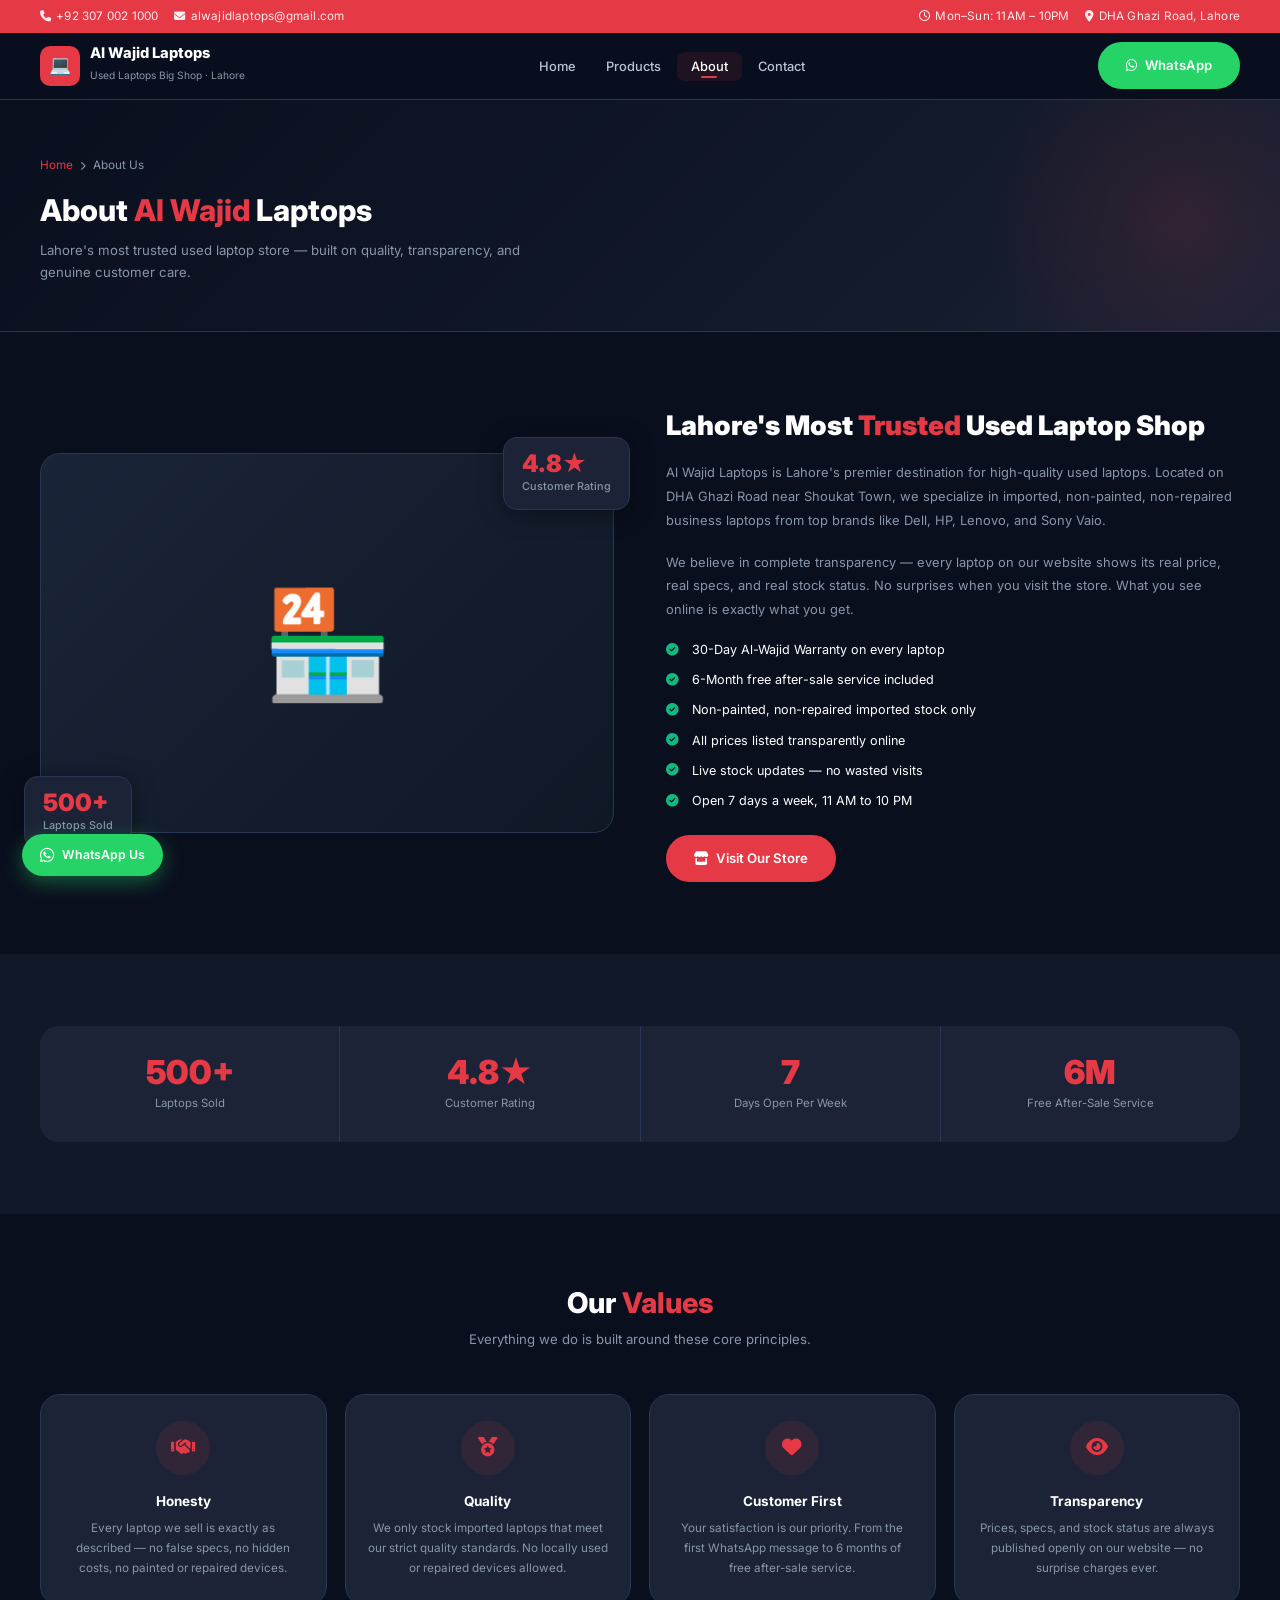
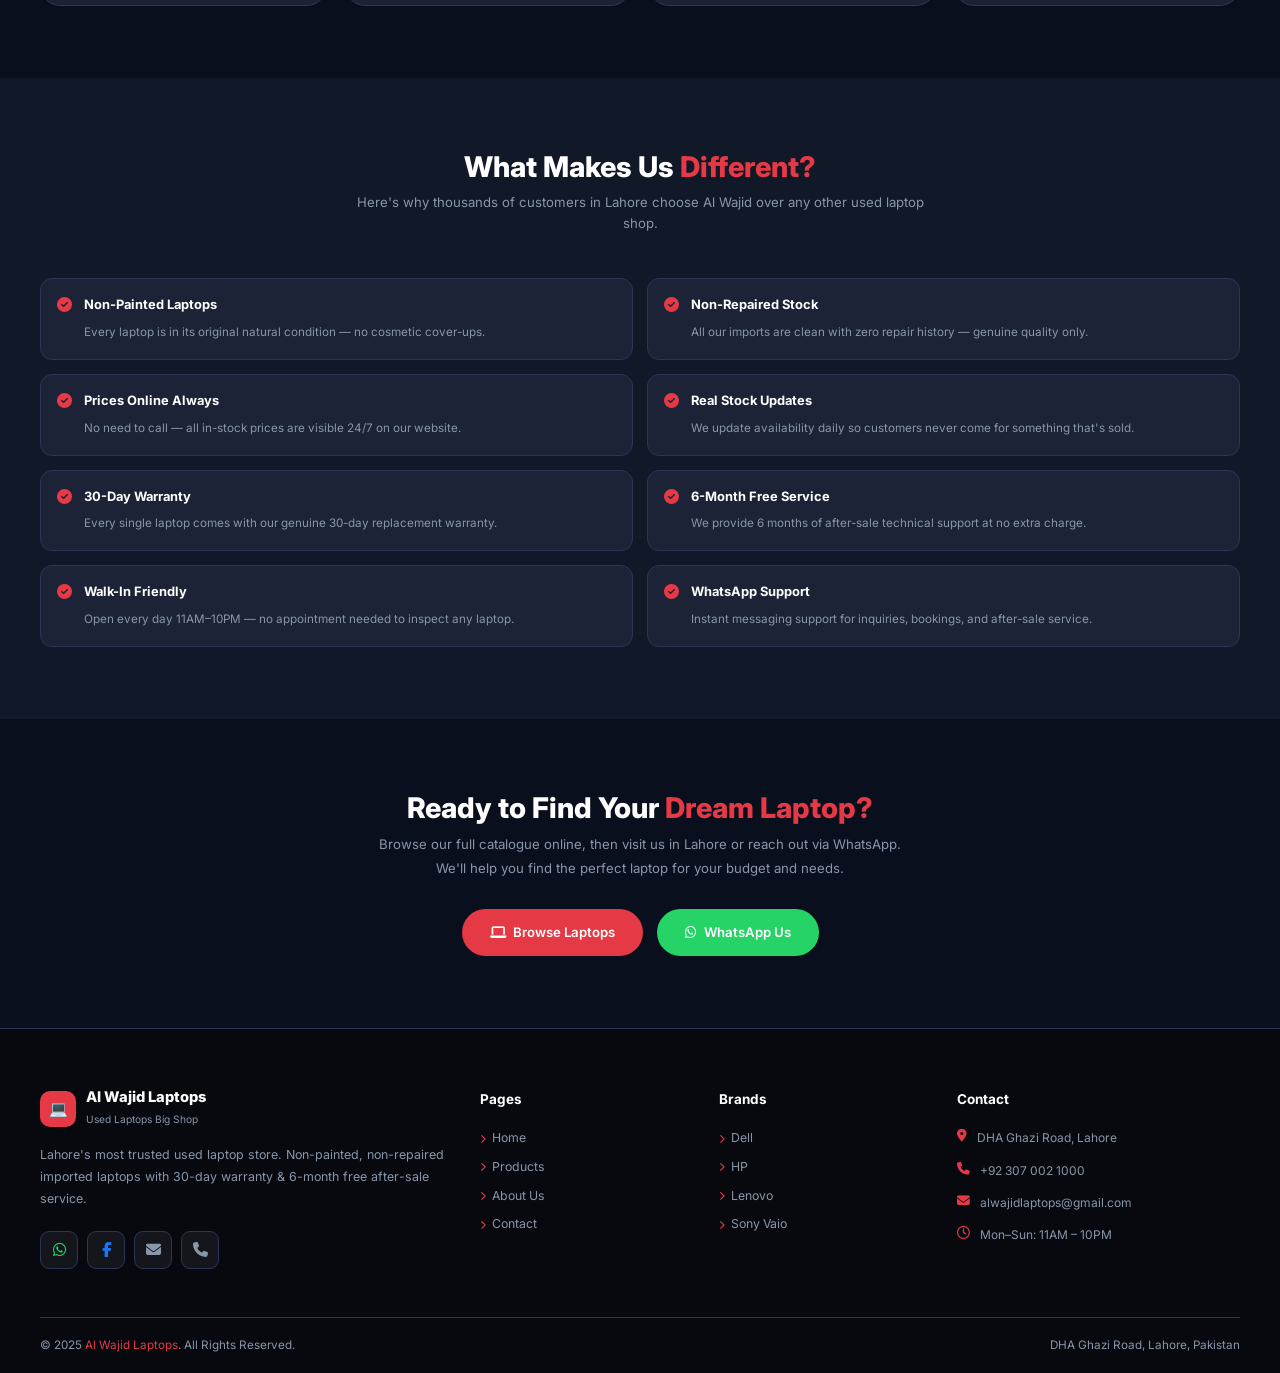
<file: about.html>
<!DOCTYPE html>
<html lang="en">
<head>
  <meta charset="UTF-8"/>
  <meta name="viewport" content="width=device-width, initial-scale=1.0"/>
  <title>About – Al Wajid Laptops</title>
  <link rel="stylesheet" href="style.css"/>
  <link href="https://fonts.googleapis.com/css2?family=Inter:wght@300;400;500;600;700;800;900&display=swap" rel="stylesheet"/>
  <link rel="stylesheet" href="https://cdnjs.cloudflare.com/ajax/libs/font-awesome/6.5.0/css/all.min.css"/>
  <link rel="stylesheet" href="https://cdn.jsdelivr.net/npm/swiper@11/swiper-bundle.min.css"/>
  <style>
    /* ====== ABOUT PAGE ====== */
    .about-intro {
      display: grid;
      grid-template-columns: 1fr 1fr;
      gap: 52px;
      align-items: center;
    }
    .about-img-block {
      position: relative;
    }
    .about-img-main {
      border-radius: var(--radius-lg);
      overflow: hidden;
      background: linear-gradient(135deg, #1a2438, #0f1825);
      height: 380px;
      display: flex;
      align-items: center;
      justify-content: center;
      border: 1px solid var(--border);
      font-size: 7rem;
    }
    .about-stat-card {
      position: absolute;
      background: var(--card);
      border: 1px solid var(--border);
      border-radius: 14px;
      padding: 14px 18px;
      box-shadow: var(--shadow);
    }
    .asc-1 { bottom: -16px; left: -16px; }
    .asc-2 { top: -16px; right: -16px; }
    .asc-num { font-size: 1.6rem; font-weight: 900; color: var(--red); line-height: 1; }
    .asc-lbl { font-size: .72rem; color: var(--gray); font-weight: 500; margin-top: 2px; }
    .about-txt h2 { font-size: 1.8rem; font-weight: 900; margin-bottom: 14px; }
    .about-txt h2 span { color: var(--red); }
    .about-txt p { font-size: .86rem; color: var(--gray); line-height: 1.85; margin-bottom: 18px; }
    .about-checks { display: flex; flex-direction: column; gap: 10px; margin-bottom: 24px; }
    .about-check {
      display: flex;
      align-items: center;
      gap: 10px;
      font-size: .84rem;
    }
    .about-check i { color: var(--green); width: 16px; flex-shrink: 0; }

    /* Values */
    .values-grid {
      display: grid;
      grid-template-columns: repeat(auto-fit, minmax(220px, 1fr));
      gap: 18px;
    }
    .val-card {
      background: var(--card);
      border: 1px solid var(--border);
      border-radius: var(--radius-lg);
      padding: 26px 22px;
      text-align: center;
      transition: var(--tr);
    }
    .val-card:hover {
      transform: translateY(-5px);
      border-color: rgba(230,57,70,.35);
      box-shadow: var(--shadow-lg);
    }
    .val-icon {
      width: 54px; height: 54px;
      background: rgba(230,57,70,.1);
      border-radius: 50%;
      display: flex;
      align-items: center;
      justify-content: center;
      font-size: 1.3rem;
      color: var(--red);
      margin: 0 auto 16px;
      transition: var(--tr);
    }
    .val-card:hover .val-icon { background: var(--red); color: #fff; }
    .val-card h3 { font-size: .9rem; font-weight: 700; margin-bottom: 7px; }
    .val-card p { font-size: .78rem; color: var(--gray); line-height: 1.7; }

    /* Stats row */
    .stats-row {
      display: grid;
      grid-template-columns: repeat(4, 1fr);
      gap: 1px;
      background: var(--border);
      border-radius: var(--radius-lg);
      overflow: hidden;
    }
    .st-cell {
      background: var(--card);
      padding: 30px 20px;
      text-align: center;
      transition: var(--tr);
    }
    .st-cell:hover { background: var(--card2); }
    .st-num { font-size: 2.2rem; font-weight: 900; color: var(--red); line-height: 1; }
    .st-lbl { font-size: .76rem; color: var(--gray); margin-top: 5px; }

    /* Team USP */
    .usp-list {
      display: grid;
      grid-template-columns: 1fr 1fr;
      gap: 14px;
    }
    .usp-item {
      display: flex;
      gap: 12px;
      align-items: flex-start;
      background: var(--card);
      border: 1px solid var(--border);
      border-radius: var(--radius);
      padding: 16px;
      transition: var(--tr);
    }
    .usp-item:hover { border-color: rgba(230,57,70,.3); }
    .usp-item i { color: var(--red); margin-top: 2px; flex-shrink: 0; }
    .usp-item div strong { display: block; font-size: .86rem; font-weight: 700; margin-bottom: 3px; }
    .usp-item div span { font-size: .78rem; color: var(--gray); }

    @media (max-width: 900px) {
      .about-intro { grid-template-columns: 1fr; }
      .about-img-block { display: none; }
      .stats-row { grid-template-columns: 1fr 1fr; }
      .usp-list { grid-template-columns: 1fr; }
    }
    @media (max-width: 500px) {
      .stats-row { grid-template-columns: 1fr 1fr; }
    }
  </style>
</head>
<body>

<!-- TOP BAR -->
<div class="topbar">
  <div class="container">
    <div class="topbar-l">
      <a href="tel:+923070021000"><i class="fas fa-phone"></i> +92 307 002 1000</a>
      <a href="mailto:alwajidlaptops@gmail.com"><i class="fas fa-envelope"></i> alwajidlaptops@gmail.com</a>
    </div>
    <div class="topbar-r">
      <a href="#"><i class="far fa-clock"></i> Mon–Sun: 11AM – 10PM</a>
      <a href="#"><i class="fas fa-map-marker-alt"></i> DHA Ghazi Road, Lahore</a>
    </div>
  </div>
</div>

<!-- NAVBAR -->
<nav class="navbar">
  <div class="container">
    <div class="nav-inner">
      <a href="index.html" class="logo">
        <div class="logo-box">💻</div>
        <div class="logo-txt"><strong>Al Wajid Laptops</strong><span>Used Laptops Big Shop · Lahore</span></div>
      </a>
      <ul class="nav-menu">
        <li><a href="index.html">Home</a></li>
        <li><a href="products.html">Products</a></li>
        <li><a href="about.html" class="active">About</a></li>
        <li><a href="contact.html">Contact</a></li>
      </ul>
      <div class="nav-cta-d">
        <a href="https://wa.me/923070021000" class="btn btn-wa" target="_blank"><i class="fab fa-whatsapp"></i> WhatsApp</a>
      </div>
      <div class="hamburger" onclick="openMob()"><span></span><span></span><span></span></div>
    </div>
  </div>
</nav>
<div class="mob-nav" id="mobNav">
  <span class="mob-close" onclick="closeMob()"><i class="fas fa-times"></i></span>
  <a href="index.html" onclick="closeMob()">Home</a>
  <a href="products.html" onclick="closeMob()">Products</a>
  <a href="about.html" onclick="closeMob()">About</a>
  <a href="contact.html" onclick="closeMob()">Contact</a>
  <a href="https://wa.me/923070021000" class="btn btn-wa" target="_blank" onclick="closeMob()"><i class="fab fa-whatsapp"></i> WhatsApp</a>
</div>

<!-- PAGE HERO -->
<div class="page-hero">
  <div class="container">
    <div class="breadcrumb"><a href="index.html">Home</a><i class="fas fa-chevron-right"></i><span>About Us</span></div>
    <h1>About <span>Al Wajid</span> Laptops</h1>
    <p>Lahore's most trusted used laptop store — built on quality, transparency, and genuine customer care.</p>
  </div>
</div>

<!-- ABOUT INTRO -->
<section class="section">
  <div class="container">
    <div class="about-intro">
      <div class="about-img-block">
        <div class="about-img-main">🏪</div>
        <div class="about-stat-card asc-1">
          <div class="asc-num">500+</div>
          <div class="asc-lbl">Laptops Sold</div>
        </div>
        <div class="about-stat-card asc-2">
          <div class="asc-num">4.8★</div>
          <div class="asc-lbl">Customer Rating</div>
        </div>
      </div>
      <div class="about-txt">
        <h2>Lahore's Most <span>Trusted</span> Used Laptop Shop</h2>
        <p>Al Wajid Laptops is Lahore's premier destination for high-quality used laptops. Located on DHA Ghazi Road near Shoukat Town, we specialize in imported, non-painted, non-repaired business laptops from top brands like Dell, HP, Lenovo, and Sony Vaio.</p>
        <p>We believe in complete transparency — every laptop on our website shows its real price, real specs, and real stock status. No surprises when you visit the store. What you see online is exactly what you get.</p>
        <div class="about-checks">
          <div class="about-check"><i class="fas fa-circle-check"></i> 30-Day Al-Wajid Warranty on every laptop</div>
          <div class="about-check"><i class="fas fa-circle-check"></i> 6-Month free after-sale service included</div>
          <div class="about-check"><i class="fas fa-circle-check"></i> Non-painted, non-repaired imported stock only</div>
          <div class="about-check"><i class="fas fa-circle-check"></i> All prices listed transparently online</div>
          <div class="about-check"><i class="fas fa-circle-check"></i> Live stock updates — no wasted visits</div>
          <div class="about-check"><i class="fas fa-circle-check"></i> Open 7 days a week, 11 AM to 10 PM</div>
        </div>
        <a href="contact.html" class="btn btn-red"><i class="fas fa-store"></i> Visit Our Store</a>
      </div>
    </div>
  </div>
</section>

<!-- STATS -->
<section class="section section-alt">
  <div class="container">
    <div class="stats-row">
      <div class="st-cell"><div class="st-num">500+</div><div class="st-lbl">Laptops Sold</div></div>
      <div class="st-cell"><div class="st-num">4.8★</div><div class="st-lbl">Customer Rating</div></div>
      <div class="st-cell"><div class="st-num">7</div><div class="st-lbl">Days Open Per Week</div></div>
      <div class="st-cell"><div class="st-num">6M</div><div class="st-lbl">Free After-Sale Service</div></div>
    </div>
  </div>
</section>

<!-- OUR VALUES -->
<section class="section">
  <div class="container">
    <div class="sec-head"><h2 class="sec-title">Our <span>Values</span></h2></div>
    <p class="sec-sub center">Everything we do is built around these core principles.</p>
    <div class="values-grid">
      <div class="val-card">
        <div class="val-icon"><i class="fas fa-handshake"></i></div>
        <h3>Honesty</h3>
        <p>Every laptop we sell is exactly as described — no false specs, no hidden costs, no painted or repaired devices.</p>
      </div>
      <div class="val-card">
        <div class="val-icon"><i class="fas fa-medal"></i></div>
        <h3>Quality</h3>
        <p>We only stock imported laptops that meet our strict quality standards. No locally used or repaired devices allowed.</p>
      </div>
      <div class="val-card">
        <div class="val-icon"><i class="fas fa-heart"></i></div>
        <h3>Customer First</h3>
        <p>Your satisfaction is our priority. From the first WhatsApp message to 6 months of free after-sale service.</p>
      </div>
      <div class="val-card">
        <div class="val-icon"><i class="fas fa-eye"></i></div>
        <h3>Transparency</h3>
        <p>Prices, specs, and stock status are always published openly on our website — no surprise charges ever.</p>
      </div>
    </div>
  </div>
</section>

<!-- WHAT MAKES US DIFFERENT -->
<section class="section section-alt">
  <div class="container">
    <div class="sec-head"><h2 class="sec-title">What Makes Us <span>Different?</span></h2></div>
    <p class="sec-sub center">Here's why thousands of customers in Lahore choose Al Wajid over any other used laptop shop.</p>
    <div class="usp-list">
      <div class="usp-item"><i class="fas fa-check-circle"></i><div><strong>Non-Painted Laptops</strong><span>Every laptop is in its original natural condition — no cosmetic cover-ups.</span></div></div>
      <div class="usp-item"><i class="fas fa-check-circle"></i><div><strong>Non-Repaired Stock</strong><span>All our imports are clean with zero repair history — genuine quality only.</span></div></div>
      <div class="usp-item"><i class="fas fa-check-circle"></i><div><strong>Prices Online Always</strong><span>No need to call — all in-stock prices are visible 24/7 on our website.</span></div></div>
      <div class="usp-item"><i class="fas fa-check-circle"></i><div><strong>Real Stock Updates</strong><span>We update availability daily so customers never come for something that's sold.</span></div></div>
      <div class="usp-item"><i class="fas fa-check-circle"></i><div><strong>30-Day Warranty</strong><span>Every single laptop comes with our genuine 30-day replacement warranty.</span></div></div>
      <div class="usp-item"><i class="fas fa-check-circle"></i><div><strong>6-Month Free Service</strong><span>We provide 6 months of after-sale technical support at no extra charge.</span></div></div>
      <div class="usp-item"><i class="fas fa-check-circle"></i><div><strong>Walk-In Friendly</strong><span>Open every day 11AM–10PM — no appointment needed to inspect any laptop.</span></div></div>
      <div class="usp-item"><i class="fas fa-check-circle"></i><div><strong>WhatsApp Support</strong><span>Instant messaging support for inquiries, bookings, and after-sale service.</span></div></div>
    </div>
  </div>
</section>

<!-- CTA -->
<section class="section">
  <div class="container" style="text-align:center;max-width:580px">
    <h2 class="sec-title">Ready to Find Your <span>Dream Laptop?</span></h2>
    <p style="color:var(--gray);font-size:.88rem;line-height:1.8;margin-bottom:28px">Browse our full catalogue online, then visit us in Lahore or reach out via WhatsApp. We'll help you find the perfect laptop for your budget and needs.</p>
    <div style="display:flex;gap:14px;justify-content:center;flex-wrap:wrap">
      <a href="products.html" class="btn btn-red"><i class="fas fa-laptop"></i> Browse Laptops</a>
      <a href="https://wa.me/923070021000" target="_blank" class="btn btn-wa"><i class="fab fa-whatsapp"></i> WhatsApp Us</a>
    </div>
  </div>
</section>

<!-- FOOTER -->
<footer class="footer">
  <div class="container">
    <div class="footer-grid">
      <div class="footer-about">
        <a href="index.html" class="logo">
          <div class="logo-box" style="width:36px;height:36px;font-size:1rem">💻</div>
          <div class="logo-txt"><strong>Al Wajid Laptops</strong><span>Used Laptops Big Shop</span></div>
        </a>
        <p>Lahore's most trusted used laptop store. Non-painted, non-repaired imported laptops with 30-day warranty &amp; 6-month free after-sale service.</p>
        <div class="footer-social">
          <a href="https://wa.me/923070021000" target="_blank" class="soc-btn" style="color:#25d366"><i class="fab fa-whatsapp"></i></a>
          <a href="#" class="soc-btn" style="color:#1877f2"><i class="fab fa-facebook-f"></i></a>
          <a href="mailto:alwajidlaptops@gmail.com" class="soc-btn"><i class="fas fa-envelope"></i></a>
          <a href="tel:+923070021000" class="soc-btn"><i class="fas fa-phone"></i></a>
        </div>
      </div>
      <div>
        <h4>Pages</h4>
        <ul class="footer-links">
          <li><a href="index.html"><i class="fas fa-chevron-right"></i> Home</a></li>
          <li><a href="products.html"><i class="fas fa-chevron-right"></i> Products</a></li>
          <li><a href="about.html"><i class="fas fa-chevron-right"></i> About Us</a></li>
          <li><a href="contact.html"><i class="fas fa-chevron-right"></i> Contact</a></li>
        </ul>
      </div>
      <div>
        <h4>Brands</h4>
        <ul class="footer-links">
          <li><a href="products.html"><i class="fas fa-chevron-right"></i> Dell</a></li>
          <li><a href="products.html"><i class="fas fa-chevron-right"></i> HP</a></li>
          <li><a href="products.html"><i class="fas fa-chevron-right"></i> Lenovo</a></li>
          <li><a href="products.html"><i class="fas fa-chevron-right"></i> Sony Vaio</a></li>
        </ul>
      </div>
      <div>
        <h4>Contact</h4>
        <div class="footer-cinfo">
          <div class="f-ci"><i class="fas fa-map-marker-alt"></i><span>DHA Ghazi Road, Lahore</span></div>
          <div class="f-ci"><i class="fas fa-phone"></i><span>+92 307 002 1000</span></div>
          <div class="f-ci"><i class="fas fa-envelope"></i><span>alwajidlaptops@gmail.com</span></div>
          <div class="f-ci"><i class="far fa-clock"></i><span>Mon–Sun: 11AM – 10PM</span></div>
        </div>
      </div>
    </div>
    <div class="footer-bottom">
      <p>© 2025 <span>Al Wajid Laptops</span>. All Rights Reserved.</p>
      <p>DHA Ghazi Road, Lahore, Pakistan</p>
    </div>
  </div>
</footer>

<a href="https://wa.me/923070021000" target="_blank" class="wa-float"><i class="fab fa-whatsapp"></i> WhatsApp Us</a>
<button class="scroll-top-btn" id="stb" onclick="window.scrollTo({top:0,behavior:'smooth'})"><i class="fas fa-arrow-up"></i></button>

<script>
  function openMob()  { document.getElementById('mobNav').classList.add('open'); }
  function closeMob() { document.getElementById('mobNav').classList.remove('open'); }
  window.addEventListener('scroll', () => {
    document.getElementById('stb').classList.toggle('show', window.scrollY > 300);
  });
</script>
</body>
</html>
</file>
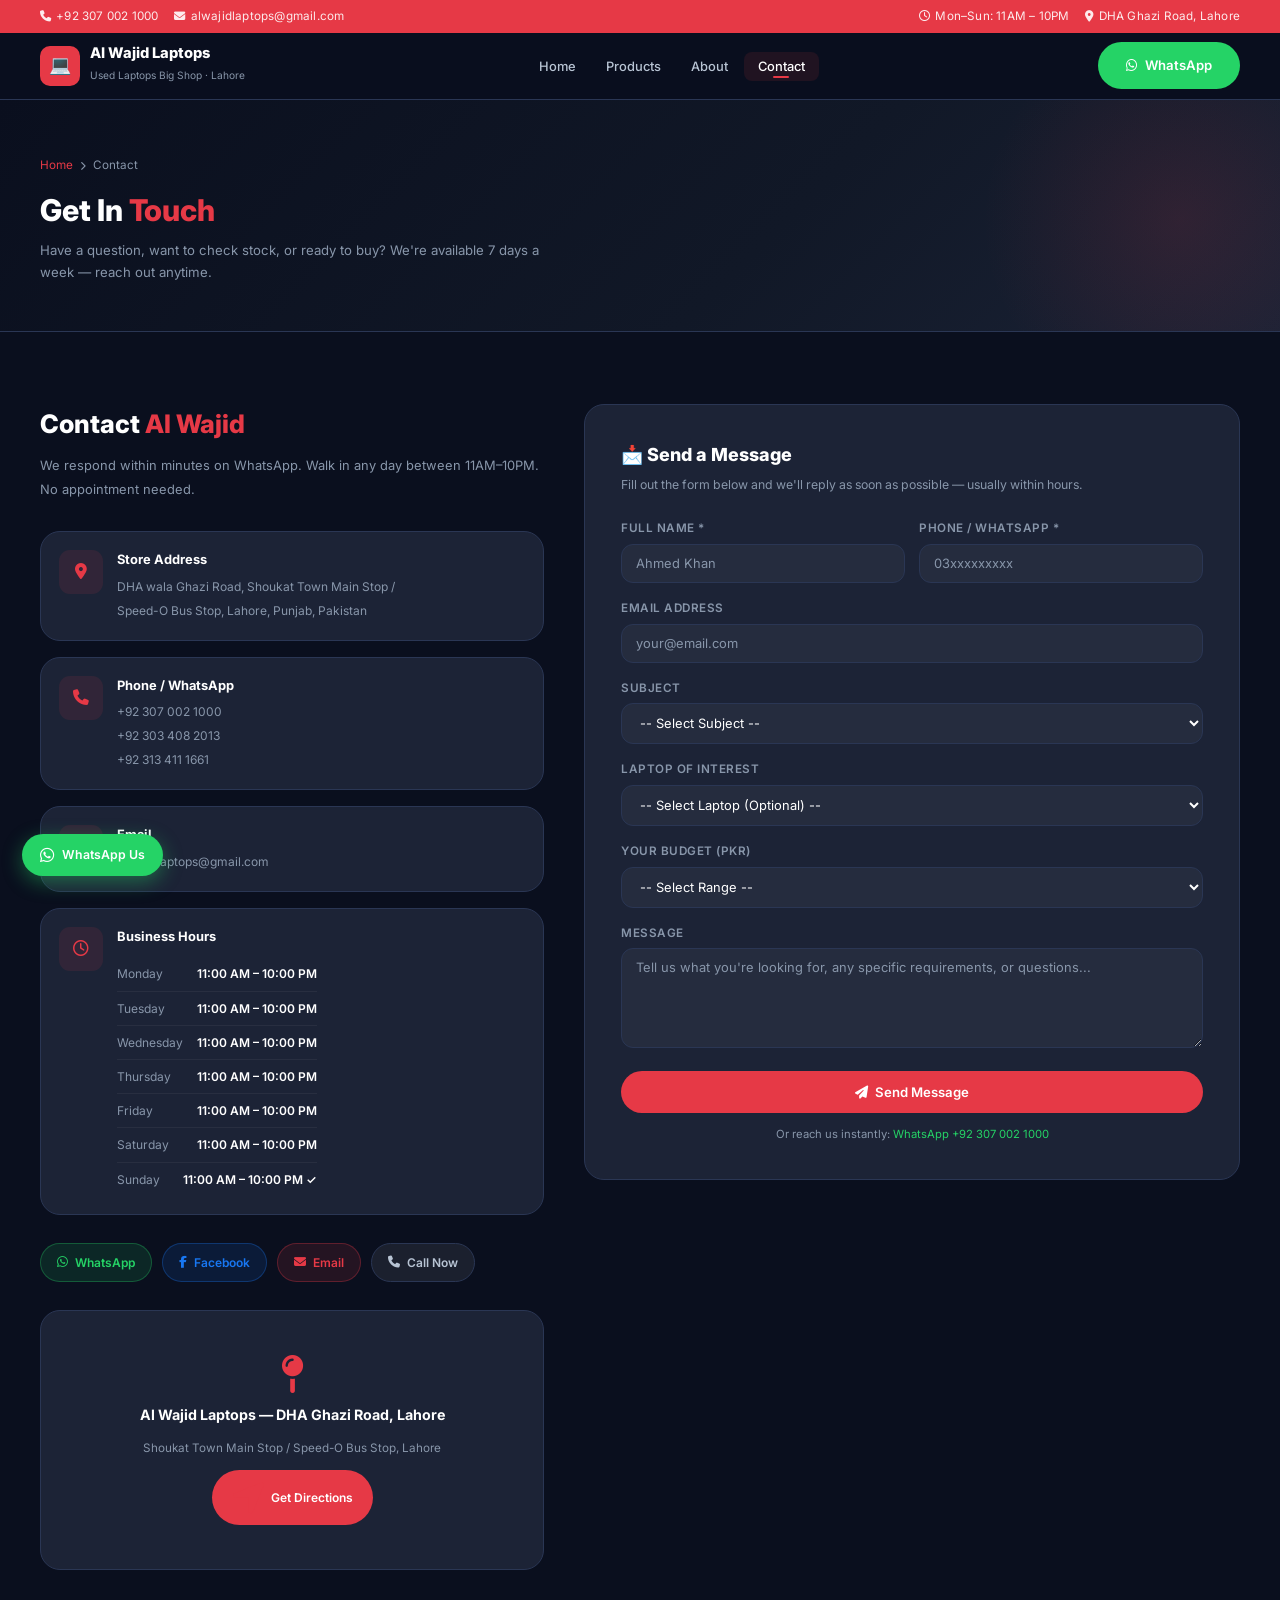
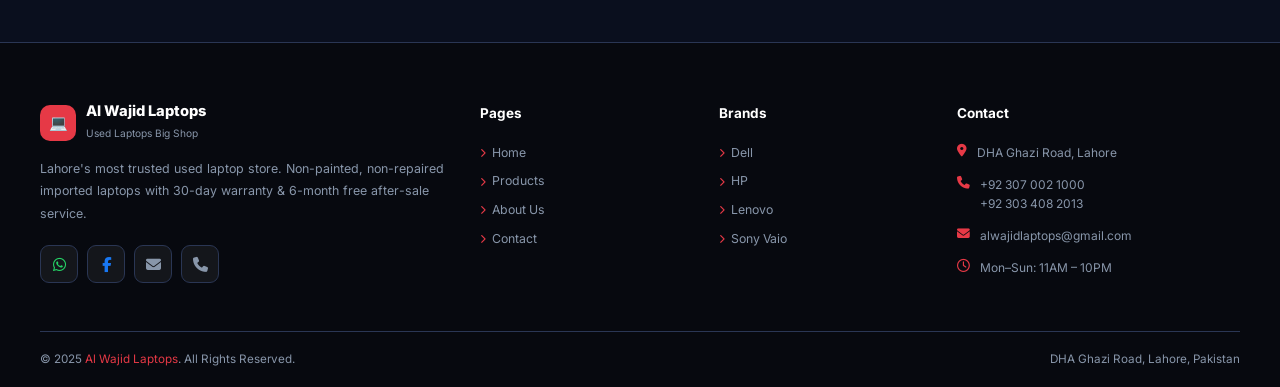
<file: contact.html>
<!DOCTYPE html>
<html lang="en">
<head>
  <meta charset="UTF-8"/>
  <meta name="viewport" content="width=device-width, initial-scale=1.0"/>
  <title>Contact – Al Wajid Laptops</title>
  <link rel="stylesheet" href="style.css"/>
  <link href="https://fonts.googleapis.com/css2?family=Inter:wght@300;400;500;600;700;800;900&display=swap" rel="stylesheet"/>
  <link rel="stylesheet" href="https://cdnjs.cloudflare.com/ajax/libs/font-awesome/6.5.0/css/all.min.css"/>
  <style>
    /* ====== CONTACT PAGE ====== */
    .contact-layout {
      display: grid;
      grid-template-columns: 1fr 1.3fr;
      gap: 40px;
      align-items: start;
    }
    /* Info side */
    .c-info-title { font-size: 1.7rem; font-weight: 800; margin-bottom: 10px; }
    .c-info-title span { color: var(--red); }
    .c-info-desc { font-size: .86rem; color: var(--gray); line-height: 1.8; margin-bottom: 30px; }
    .c-items { display: flex; flex-direction: column; gap: 16px; margin-bottom: 28px; }
    .c-item {
      display: flex;
      gap: 14px;
      align-items: flex-start;
      background: var(--card);
      border: 1px solid var(--border);
      border-radius: var(--radius-lg);
      padding: 18px;
      transition: var(--tr);
    }
    .c-item:hover { border-color: rgba(230,57,70,.4); transform: translateX(4px); }
    .c-icon {
      width: 44px; height: 44px;
      background: rgba(230,57,70,.1);
      border-radius: 11px;
      display: flex;
      align-items: center;
      justify-content: center;
      font-size: 1.05rem;
      color: var(--red);
      flex-shrink: 0;
      transition: var(--tr);
    }
    .c-item:hover .c-icon { background: var(--red); color: #fff; }
    .c-item-txt strong { display: block; font-size: .86rem; font-weight: 700; margin-bottom: 3px; }
    .c-item-txt span { font-size: .8rem; color: var(--gray); line-height: 1.65; }
    .c-item-txt a { color: var(--gray); transition: color .2s; }
    .c-item-txt a:hover { color: var(--red); }
    .c-social-row { display: flex; gap: 10px; margin-bottom: 28px; }
    /* Quick contact pills */
    .quick-pills { display: flex; flex-wrap: wrap; gap: 10px; }
    .qpill {
      display: flex;
      align-items: center;
      gap: 7px;
      padding: 9px 16px;
      border-radius: 50px;
      font-size: .8rem;
      font-weight: 600;
      transition: var(--tr);
      text-decoration: none;
    }
    .qpill:hover { transform: translateY(-2px); }
    .qpill-wa  { background: rgba(37,211,102,.12); border: 1px solid rgba(37,211,102,.3); color: #25d366; }
    .qpill-wa:hover { background: #25d366; color: #fff; }
    .qpill-fb  { background: rgba(24,119,242,.12); border: 1px solid rgba(24,119,242,.3); color: #1877f2; }
    .qpill-fb:hover { background: #1877f2; color: #fff; }
    .qpill-em  { background: rgba(230,57,70,.12); border: 1px solid rgba(230,57,70,.3); color: var(--red); }
    .qpill-em:hover { background: var(--red); color: #fff; }
    .qpill-ph  { background: rgba(255,255,255,.07); border: 1px solid var(--border); color: var(--light); }
    .qpill-ph:hover { background: rgba(255,255,255,.12); }

    /* Form side */
    .c-form-card {
      background: var(--card);
      border: 1px solid var(--border);
      border-radius: var(--radius-lg);
      padding: 36px;
    }
    .c-form-card h3 { font-size: 1.2rem; font-weight: 800; margin-bottom: 6px; }
    .c-form-card > p { font-size: .82rem; color: var(--gray); margin-bottom: 24px; }

    /* Map block */
    .map-block {
      background: var(--card);
      border: 1px solid var(--border);
      border-radius: var(--radius-lg);
      overflow: hidden;
      height: 260px;
      display: flex;
      align-items: center;
      justify-content: center;
      flex-direction: column;
      gap: 12px;
      text-align: center;
      margin-top: 28px;
    }
    .map-block i { font-size: 2.5rem; color: var(--red); }
    .map-block h4 { font-size: .95rem; font-weight: 700; }
    .map-block p { font-size: .78rem; color: var(--gray); }
    .map-block a {
      display: inline-flex;
      align-items: center;
      gap: 6px;
      padding: 9px 20px;
      background: var(--red);
      color: #fff;
      border-radius: 50px;
      font-size: .8rem;
      font-weight: 600;
      transition: var(--tr);
    }
    .map-block a:hover { background: var(--red-dk); }

    /* Store hours table */
    .hours-table { width: 100%; border-collapse: collapse; margin-top: 10px; }
    .hours-table tr td {
      padding: 7px 0;
      font-size: .8rem;
      border-bottom: 1px solid rgba(255,255,255,.05);
    }
    .hours-table tr:last-child td { border-bottom: none; }
    .hours-table td:first-child { color: var(--gray); }
    .hours-table td:last-child { color: var(--white); font-weight: 600; text-align: right; }
    .open-now { color: var(--green); font-weight: 700; }

    @media (max-width: 900px) {
      .contact-layout { grid-template-columns: 1fr; }
    }
  </style>
</head>
<body>

<!-- TOP BAR -->
<div class="topbar">
  <div class="container">
    <div class="topbar-l">
      <a href="tel:+923070021000"><i class="fas fa-phone"></i> +92 307 002 1000</a>
      <a href="mailto:alwajidlaptops@gmail.com"><i class="fas fa-envelope"></i> alwajidlaptops@gmail.com</a>
    </div>
    <div class="topbar-r">
      <a href="#"><i class="far fa-clock"></i> Mon–Sun: 11AM – 10PM</a>
      <a href="#"><i class="fas fa-map-marker-alt"></i> DHA Ghazi Road, Lahore</a>
    </div>
  </div>
</div>

<!-- NAVBAR -->
<nav class="navbar">
  <div class="container">
    <div class="nav-inner">
      <a href="index.html" class="logo">
        <div class="logo-box">💻</div>
        <div class="logo-txt"><strong>Al Wajid Laptops</strong><span>Used Laptops Big Shop · Lahore</span></div>
      </a>
      <ul class="nav-menu">
        <li><a href="index.html">Home</a></li>
        <li><a href="products.html">Products</a></li>
        <li><a href="about.html">About</a></li>
        <li><a href="contact.html" class="active">Contact</a></li>
      </ul>
      <div class="nav-cta-d">
        <a href="https://wa.me/923070021000" class="btn btn-wa" target="_blank"><i class="fab fa-whatsapp"></i> WhatsApp</a>
      </div>
      <div class="hamburger" onclick="openMob()"><span></span><span></span><span></span></div>
    </div>
  </div>
</nav>
<div class="mob-nav" id="mobNav">
  <span class="mob-close" onclick="closeMob()"><i class="fas fa-times"></i></span>
  <a href="index.html" onclick="closeMob()">Home</a>
  <a href="products.html" onclick="closeMob()">Products</a>
  <a href="about.html" onclick="closeMob()">About</a>
  <a href="contact.html" onclick="closeMob()">Contact</a>
  <a href="https://wa.me/923070021000" class="btn btn-wa" target="_blank" onclick="closeMob()"><i class="fab fa-whatsapp"></i> WhatsApp</a>
</div>

<!-- PAGE HERO -->
<div class="page-hero">
  <div class="container">
    <div class="breadcrumb"><a href="index.html">Home</a><i class="fas fa-chevron-right"></i><span>Contact</span></div>
    <h1>Get In <span>Touch</span></h1>
    <p>Have a question, want to check stock, or ready to buy? We're available 7 days a week — reach out anytime.</p>
  </div>
</div>

<!-- CONTACT SECTION -->
<section class="section">
  <div class="container">
    <div class="contact-layout">

      <!-- Left: Info -->
      <div>
        <h2 class="c-info-title">Contact <span>Al Wajid</span></h2>
        <p class="c-info-desc">We respond within minutes on WhatsApp. Walk in any day between 11AM–10PM. No appointment needed.</p>

        <div class="c-items">
          <div class="c-item">
            <div class="c-icon"><i class="fas fa-map-marker-alt"></i></div>
            <div class="c-item-txt">
              <strong>Store Address</strong>
              <span>DHA wala Ghazi Road, Shoukat Town Main Stop /<br>Speed-O Bus Stop, Lahore, Punjab, Pakistan</span>
            </div>
          </div>
          <div class="c-item">
            <div class="c-icon"><i class="fas fa-phone"></i></div>
            <div class="c-item-txt">
              <strong>Phone / WhatsApp</strong>
              <span>
                <a href="tel:+923070021000">+92 307 002 1000</a><br>
                <a href="tel:+923034082013">+92 303 408 2013</a><br>
                <a href="tel:+923134111661">+92 313 411 1661</a>
              </span>
            </div>
          </div>
          <div class="c-item">
            <div class="c-icon"><i class="fas fa-envelope"></i></div>
            <div class="c-item-txt">
              <strong>Email</strong>
              <span><a href="mailto:alwajidlaptops@gmail.com">alwajidlaptops@gmail.com</a></span>
            </div>
          </div>
          <div class="c-item">
            <div class="c-icon"><i class="far fa-clock"></i></div>
            <div class="c-item-txt">
              <strong>Business Hours</strong>
              <table class="hours-table">
                <tr><td>Monday</td><td>11:00 AM – 10:00 PM</td></tr>
                <tr><td>Tuesday</td><td>11:00 AM – 10:00 PM</td></tr>
                <tr><td>Wednesday</td><td>11:00 AM – 10:00 PM</td></tr>
                <tr><td>Thursday</td><td>11:00 AM – 10:00 PM</td></tr>
                <tr><td>Friday</td><td>11:00 AM – 10:00 PM</td></tr>
                <tr><td>Saturday</td><td>11:00 AM – 10:00 PM</td></tr>
                <tr><td>Sunday</td><td class="open-now">11:00 AM – 10:00 PM ✓</td></tr>
              </table>
            </div>
          </div>
        </div>

        <!-- Quick contact pills -->
        <div class="quick-pills">
          <a href="https://wa.me/923070021000" target="_blank" class="qpill qpill-wa"><i class="fab fa-whatsapp"></i> WhatsApp</a>
          <a href="https://facebook.com/p/Al-Wajid-Laptops-100064248872372" target="_blank" class="qpill qpill-fb"><i class="fab fa-facebook-f"></i> Facebook</a>
          <a href="mailto:alwajidlaptops@gmail.com" class="qpill qpill-em"><i class="fas fa-envelope"></i> Email</a>
          <a href="tel:+923070021000" class="qpill qpill-ph"><i class="fas fa-phone"></i> Call Now</a>
        </div>

        <!-- Map -->
        <div class="map-block">
          <i class="fas fa-map-pin"></i>
          <h4>Al Wajid Laptops — DHA Ghazi Road, Lahore</h4>
          <p>Shoukat Town Main Stop / Speed-O Bus Stop, Lahore</p>
          <a href="https://maps.google.com/?q=Al+Wajid+Laptops+Lahore+DHA+Ghazi+Road" target="_blank">
            <i class="fas fa-location-arrow"></i> Get Directions
          </a>
        </div>
      </div>

      <!-- Right: Form -->
      <div class="c-form-card">
        <h3>📩 Send a Message</h3>
        <p>Fill out the form below and we'll reply as soon as possible — usually within hours.</p>
        <form onsubmit="handleForm(event)" id="cForm">
          <div class="form-row">
            <div class="form-group">
              <label>Full Name *</label>
              <input type="text" placeholder="Ahmed Khan" required/>
            </div>
            <div class="form-group">
              <label>Phone / WhatsApp *</label>
              <input type="tel" placeholder="03xxxxxxxxx" required/>
            </div>
          </div>
          <div class="form-group">
            <label>Email Address</label>
            <input type="email" placeholder="your@email.com"/>
          </div>
          <div class="form-group">
            <label>Subject</label>
            <select>
              <option value="">-- Select Subject --</option>
              <option>Laptop Inquiry</option>
              <option>Price Check</option>
              <option>Stock Availability</option>
              <option>Warranty Claim</option>
              <option>After-Sale Service</option>
              <option>Custom Request</option>
              <option>Other</option>
            </select>
          </div>
          <div class="form-group">
            <label>Laptop of Interest</label>
            <select>
              <option value="">-- Select Laptop (Optional) --</option>
              <option>Dell Latitude E7270/7280 – Core i7 6th – ₨43,500</option>
              <option>Dell Latitude 5290 2-in-1 Touch – Core i5 8th – ₨45,000</option>
              <option>HP EliteBook 845 G8 – Ryzen 5 5650u – ₨75,000</option>
              <option>HP ProBook 4540s – Core i5 3rd – ₨30,000</option>
              <option>Lenovo Yoga 260 x360 Touch – Core i5 6th – ₨42,500</option>
              <option>Lenovo E495 Ryzen 5 2GB GPU – ₨55,000</option>
              <option>Sony Vaio VJPG Japanese i5 10th – ₨62,500</option>
              <option>Dell E5430 – Core i5 3rd (Out of Stock)</option>
              <option>Dell E6520 – Core i5 2nd (Out of Stock)</option>
              <option>RM Education Smart</option>
              <option>Custom / Other</option>
            </select>
          </div>
          <div class="form-group">
            <label>Your Budget (PKR)</label>
            <select>
              <option value="">-- Select Range --</option>
              <option>Under ₨30,000</option>
              <option>₨30,000 – ₨45,000</option>
              <option>₨45,000 – ₨60,000</option>
              <option>₨60,000 – ₨80,000</option>
              <option>Over ₨80,000</option>
            </select>
          </div>
          <div class="form-group">
            <label>Message</label>
            <textarea placeholder="Tell us what you're looking for, any specific requirements, or questions..."></textarea>
          </div>
          <button type="submit" class="btn btn-red btn-full" id="submitBtn">
            <i class="fas fa-paper-plane"></i> Send Message
          </button>
          <p style="font-size:.75rem;color:var(--gray);margin-top:12px;text-align:center">
            Or reach us instantly: <a href="https://wa.me/923070021000" target="_blank" style="color:#25d366">WhatsApp +92 307 002 1000</a>
          </p>
        </form>
      </div>

    </div>
  </div>
</section>

<!-- FOOTER -->
<footer class="footer">
  <div class="container">
    <div class="footer-grid">
      <div class="footer-about">
        <a href="index.html" class="logo">
          <div class="logo-box" style="width:36px;height:36px;font-size:1rem">💻</div>
          <div class="logo-txt"><strong>Al Wajid Laptops</strong><span>Used Laptops Big Shop</span></div>
        </a>
        <p>Lahore's most trusted used laptop store. Non-painted, non-repaired imported laptops with 30-day warranty &amp; 6-month free after-sale service.</p>
        <div class="footer-social">
          <a href="https://wa.me/923070021000" target="_blank" class="soc-btn" style="color:#25d366"><i class="fab fa-whatsapp"></i></a>
          <a href="#" class="soc-btn" style="color:#1877f2"><i class="fab fa-facebook-f"></i></a>
          <a href="mailto:alwajidlaptops@gmail.com" class="soc-btn"><i class="fas fa-envelope"></i></a>
          <a href="tel:+923070021000" class="soc-btn"><i class="fas fa-phone"></i></a>
        </div>
      </div>
      <div>
        <h4>Pages</h4>
        <ul class="footer-links">
          <li><a href="index.html"><i class="fas fa-chevron-right"></i> Home</a></li>
          <li><a href="products.html"><i class="fas fa-chevron-right"></i> Products</a></li>
          <li><a href="about.html"><i class="fas fa-chevron-right"></i> About Us</a></li>
          <li><a href="contact.html"><i class="fas fa-chevron-right"></i> Contact</a></li>
        </ul>
      </div>
      <div>
        <h4>Brands</h4>
        <ul class="footer-links">
          <li><a href="products.html"><i class="fas fa-chevron-right"></i> Dell</a></li>
          <li><a href="products.html"><i class="fas fa-chevron-right"></i> HP</a></li>
          <li><a href="products.html"><i class="fas fa-chevron-right"></i> Lenovo</a></li>
          <li><a href="products.html"><i class="fas fa-chevron-right"></i> Sony Vaio</a></li>
        </ul>
      </div>
      <div>
        <h4>Contact</h4>
        <div class="footer-cinfo">
          <div class="f-ci"><i class="fas fa-map-marker-alt"></i><span>DHA Ghazi Road, Lahore</span></div>
          <div class="f-ci"><i class="fas fa-phone"></i><span>+92 307 002 1000<br>+92 303 408 2013</span></div>
          <div class="f-ci"><i class="fas fa-envelope"></i><span>alwajidlaptops@gmail.com</span></div>
          <div class="f-ci"><i class="far fa-clock"></i><span>Mon–Sun: 11AM – 10PM</span></div>
        </div>
      </div>
    </div>
    <div class="footer-bottom">
      <p>© 2025 <span>Al Wajid Laptops</span>. All Rights Reserved.</p>
      <p>DHA Ghazi Road, Lahore, Pakistan</p>
    </div>
  </div>
</footer>

<a href="https://wa.me/923070021000" target="_blank" class="wa-float"><i class="fab fa-whatsapp"></i> WhatsApp Us</a>
<button class="scroll-top-btn" id="stb" onclick="window.scrollTo({top:0,behavior:'smooth'})"><i class="fas fa-arrow-up"></i></button>

<script>
  function openMob()  { document.getElementById('mobNav').classList.add('open'); }
  function closeMob() { document.getElementById('mobNav').classList.remove('open'); }
  window.addEventListener('scroll', () => {
    document.getElementById('stb').classList.toggle('show', window.scrollY > 300);
  });
  function handleForm(e) {
    e.preventDefault();
    const btn = document.getElementById('submitBtn');
    btn.innerHTML = '<i class="fas fa-check-circle"></i> Sent! We\'ll reply soon.';
    btn.style.background = '#10b981';
    btn.disabled = true;
    setTimeout(() => {
      btn.innerHTML = '<i class="fas fa-paper-plane"></i> Send Message';
      btn.style.background = '';
      btn.disabled = false;
      e.target.reset();
    }, 4000);
  }
</script>
</body>
</html>
</file>
<file: style.css>
/* =============================================
   GLOBAL VARIABLES & RESET
============================================= */
*, *::before, *::after { margin:0; padding:0; box-sizing:border-box; }

:root {
  --red:        #e63946;
  --red-dk:     #c1121f;
  --navy:       #0a0f1e;
  --navy2:      #111827;
  --card:       #1c2336;
  --card2:      #232d42;
  --border:     #2a3654;
  --white:      #ffffff;
  --off-white:  #f0f4f8;
  --gray:       #8896aa;
  --light:      #b8c4d4;
  --green:      #10b981;
  --yellow:     #f59e0b;
  --blue:       #3b82f6;
  --radius:     12px;
  --radius-lg:  20px;
  --shadow:     0 4px 24px rgba(0,0,0,.4);
  --shadow-lg:  0 12px 48px rgba(0,0,0,.5);
  --tr:         all .28s ease;
  --font:       'Inter', sans-serif;
}

html { scroll-behavior: smooth; font-size: 15px; }

body {
  font-family: var(--font);
  background: var(--navy);
  color: var(--white);
  overflow-x: hidden;
  line-height: 1.6;
}

a { text-decoration: none; color: inherit; }
ul { list-style: none; }
img { max-width: 100%; display: block; object-fit: cover; }
button { cursor: pointer; font-family: var(--font); border: none; outline: none; }

.container { max-width: 1240px; margin: 0 auto; padding: 0 20px; }

/* =============================================
   TYPOGRAPHY
============================================= */
.sec-title {
  font-size: 1.9rem;
  font-weight: 800;
  line-height: 1.2;
  margin-bottom: 8px;
}
.sec-title span { color: var(--red); }
.sec-sub {
  font-size: .88rem;
  color: var(--gray);
  margin-bottom: 44px;
  max-width: 580px;
}
.sec-sub.center { text-align: center; margin-left: auto; margin-right: auto; }
.sec-head { text-align: center; margin-bottom: 8px; }

/* =============================================
   BUTTONS
============================================= */
.btn {
  display: inline-flex;
  align-items: center;
  gap: 7px;
  padding: 11px 26px;
  border-radius: 50px;
  font-size: .88rem;
  font-weight: 600;
  transition: var(--tr);
  border: 2px solid transparent;
  white-space: nowrap;
}
.btn-red {
  background: var(--red);
  color: #fff;
}
.btn-red:hover {
  background: var(--red-dk);
  transform: translateY(-2px);
  box-shadow: 0 8px 22px rgba(230,57,70,.38);
}
.btn-outline {
  background: transparent;
  border-color: rgba(255,255,255,.3);
  color: #fff;
}
.btn-outline:hover {
  border-color: #fff;
  background: rgba(255,255,255,.07);
  transform: translateY(-2px);
}
.btn-green {
  background: var(--green);
  color: #fff;
}
.btn-green:hover {
  background: #0e9c6d;
  transform: translateY(-2px);
  box-shadow: 0 8px 22px rgba(16,185,129,.35);
}
.btn-wa {
  background: #25d366;
  color: #fff;
}
.btn-wa:hover {
  background: #1ebe5d;
  transform: translateY(-2px);
  box-shadow: 0 8px 22px rgba(37,211,102,.35);
}
.btn-sm { padding: 8px 18px; font-size: .82rem; }
.btn-full { width: 100%; justify-content: center; }

/* =============================================
   TOP BAR
============================================= */
.topbar {
  background: var(--red);
  padding: 7px 0;
  font-size: .78rem;
  letter-spacing: .2px;
}
.topbar .container {
  display: flex;
  align-items: center;
  justify-content: space-between;
  flex-wrap: wrap;
  gap: 6px;
}
.topbar-l, .topbar-r {
  display: flex;
  align-items: center;
  gap: 16px;
}
.topbar a {
  display: flex;
  align-items: center;
  gap: 5px;
  color: rgba(255,255,255,.9);
  transition: color .2s;
}
.topbar a:hover { color: #fff; }
.topbar a i { font-size: .75rem; }

/* =============================================
   NAVBAR
============================================= */
.navbar {
  background: rgba(10,15,30,.97);
  backdrop-filter: blur(16px);
  position: sticky;
  top: 0;
  z-index: 999;
  border-bottom: 1px solid var(--border);
}
.nav-inner {
  display: flex;
  align-items: center;
  justify-content: space-between;
  height: 66px;
  gap: 16px;
}
/* Logo */
.logo {
  display: flex;
  align-items: center;
  gap: 10px;
  flex-shrink: 0;
}
.logo-box {
  width: 40px; height: 40px;
  background: var(--red);
  border-radius: 10px;
  display: flex;
  align-items: center;
  justify-content: center;
  font-size: 1.2rem;
  flex-shrink: 0;
}
.logo-txt strong {
  display: block;
  font-size: .98rem;
  font-weight: 800;
  line-height: 1.15;
}
.logo-txt span {
  font-size: .68rem;
  color: var(--gray);
  font-weight: 400;
}
/* Nav links */
.nav-menu {
  display: flex;
  align-items: center;
  gap: 2px;
}
.nav-menu a {
  padding: 7px 14px;
  font-size: .86rem;
  font-weight: 500;
  color: var(--light);
  border-radius: 8px;
  transition: var(--tr);
  position: relative;
}
.nav-menu a:hover,
.nav-menu a.active {
  color: #fff;
  background: rgba(230,57,70,.1);
}
.nav-menu a.active::after {
  content: '';
  position: absolute;
  bottom: 3px; left: 50%;
  transform: translateX(-50%);
  width: 16px; height: 2px;
  background: var(--red);
  border-radius: 2px;
}
/* Hamburger */
.hamburger {
  display: none;
  flex-direction: column;
  gap: 5px;
  cursor: pointer;
  padding: 4px;
}
.hamburger span {
  display: block;
  width: 22px; height: 2px;
  background: #fff;
  border-radius: 2px;
  transition: var(--tr);
}
/* Mobile drawer */
.mob-nav {
  display: none;
  position: fixed;
  inset: 0;
  background: rgba(10,15,30,.98);
  z-index: 9999;
  flex-direction: column;
  align-items: center;
  justify-content: center;
  gap: 22px;
}
.mob-nav.open { display: flex; }
.mob-nav a {
  font-size: 1.3rem;
  font-weight: 700;
  color: #fff;
  transition: color .2s;
}
.mob-nav a:hover { color: var(--red); }
.mob-close {
  position: absolute;
  top: 20px; right: 22px;
  font-size: 1.8rem;
  cursor: pointer;
  color: #fff;
}

/* =============================================
   BADGE CHIPS
============================================= */
.badge {
  display: inline-block;
  padding: 3px 10px;
  border-radius: 20px;
  font-size: .7rem;
  font-weight: 700;
  text-transform: uppercase;
  letter-spacing: .5px;
}
.badge-stock { background: rgba(16,185,129,.2); color: var(--green); border: 1px solid rgba(16,185,129,.35); }
.badge-out   { background: rgba(230,57,70,.2);  color: #f87171;     border: 1px solid rgba(230,57,70,.35); }
.badge-hot   { background: rgba(245,158,11,.2); color: var(--yellow);border: 1px solid rgba(245,158,11,.35); }
.badge-new   { background: rgba(59,130,246,.2); color: #60a5fa;      border: 1px solid rgba(59,130,246,.35); }

/* =============================================
   PRODUCT CARD (shared)
============================================= */
.prod-card {
  background: var(--card);
  border: 1px solid var(--border);
  border-radius: var(--radius-lg);
  overflow: hidden;
  transition: var(--tr);
  display: flex;
  flex-direction: column;
}
.prod-card:hover {
  transform: translateY(-6px);
  border-color: rgba(230,57,70,.45);
  box-shadow: 0 20px 50px rgba(0,0,0,.5);
}
.prod-img {
  position: relative;
  height: 200px;
  background: linear-gradient(145deg, #151e30, #0f1825);
  overflow: hidden;
  display: flex;
  align-items: center;
  justify-content: center;
}
.prod-img img {
  width: 100%; height: 100%;
  object-fit: contain;
  padding: 16px;
  transition: transform .4s ease;
}
.prod-card:hover .prod-img img { transform: scale(1.05); }
.prod-img-overlay {
  position: absolute;
  inset: 0;
  background: linear-gradient(180deg, transparent 55%, rgba(28,35,54,.85) 100%);
}
.prod-badges {
  position: absolute;
  top: 10px; left: 10px;
  display: flex;
  flex-direction: column;
  gap: 4px;
  z-index: 2;
}
.prod-brand-tag {
  position: absolute;
  top: 10px; right: 10px;
  background: rgba(10,15,30,.75);
  border: 1px solid var(--border);
  padding: 3px 9px;
  border-radius: 6px;
  font-size: .68rem;
  font-weight: 700;
  letter-spacing: .6px;
  text-transform: uppercase;
  color: var(--light);
  z-index: 2;
}
.prod-body { padding: 18px; flex: 1; display: flex; flex-direction: column; gap: 10px; }
.prod-body h3 {
  font-size: .95rem;
  font-weight: 700;
  line-height: 1.35;
}
.prod-specs {
  display: flex;
  flex-direction: column;
  gap: 5px;
}
.spec-item {
  display: flex;
  align-items: center;
  gap: 7px;
  font-size: .78rem;
  color: var(--gray);
}
.spec-item i {
  color: var(--red);
  width: 13px;
  font-size: .72rem;
  flex-shrink: 0;
}
.prod-foot {
  display: flex;
  align-items: center;
  justify-content: space-between;
  padding: 14px 18px;
  border-top: 1px solid var(--border);
  background: rgba(0,0,0,.15);
}
.prod-price {
  font-size: 1.2rem;
  font-weight: 800;
  color: var(--red);
}
.prod-price small {
  display: block;
  font-size: .65rem;
  color: var(--gray);
  font-weight: 400;
}
.prod-price.na {
  font-size: .82rem;
  color: var(--gray);
  font-weight: 500;
}
.prod-actions { display: flex; gap: 6px; }
.icon-btn {
  width: 36px; height: 36px;
  border-radius: 9px;
  background: transparent;
  border: 1px solid var(--border);
  color: var(--gray);
  font-size: .88rem;
  display: flex;
  align-items: center;
  justify-content: center;
  transition: var(--tr);
}
.icon-btn:hover {
  background: var(--red);
  border-color: var(--red);
  color: #fff;
}
.icon-btn.wa:hover {
  background: #25d366;
  border-color: #25d366;
}

/* =============================================
   FOOTER
============================================= */
.footer {
  background: #07090f;
  border-top: 1px solid var(--border);
  padding: 60px 0 0;
}
.footer-grid {
  display: grid;
  grid-template-columns: 2fr 1fr 1fr 1.4fr;
  gap: 36px;
  padding-bottom: 48px;
}
.footer-about p {
  font-size: .83rem;
  color: var(--gray);
  line-height: 1.8;
  margin: 14px 0 20px;
}
.footer-social { display: flex; gap: 9px; }
.soc-btn {
  width: 38px; height: 38px;
  border-radius: 9px;
  background: rgba(255,255,255,.05);
  border: 1px solid var(--border);
  display: flex;
  align-items: center;
  justify-content: center;
  font-size: 1rem;
  color: var(--gray);
  transition: var(--tr);
}
.soc-btn:hover {
  background: var(--red);
  border-color: var(--red);
  color: #fff;
  transform: translateY(-2px);
}
.footer h4 {
  font-size: .9rem;
  font-weight: 700;
  margin-bottom: 18px;
  color: var(--white);
}
.footer-links li { margin-bottom: 9px; }
.footer-links a {
  font-size: .82rem;
  color: var(--gray);
  display: flex;
  align-items: center;
  gap: 6px;
  transition: color .2s;
}
.footer-links a i { font-size: .6rem; color: var(--red); }
.footer-links a:hover { color: var(--white); }
.footer-cinfo { display: flex; flex-direction: column; gap: 13px; }
.f-ci { display: flex; gap: 10px; align-items: flex-start; }
.f-ci i { color: var(--red); font-size: .85rem; margin-top: 2px; flex-shrink: 0; }
.f-ci span { font-size: .8rem; color: var(--gray); line-height: 1.6; }
.footer-bottom {
  border-top: 1px solid var(--border);
  padding: 18px 0;
  display: flex;
  justify-content: space-between;
  align-items: center;
  flex-wrap: wrap;
  gap: 8px;
}
.footer-bottom p { font-size: .78rem; color: var(--gray); }
.footer-bottom span { color: var(--red); }

/* =============================================
   FLOATING BUTTONS
============================================= */
.wa-float {
  position: fixed;
  bottom: 24px; left: 22px;
  display: flex;
  align-items: center;
  gap: 8px;
  background: #25d366;
  color: #fff;
  padding: 11px 18px;
  border-radius: 50px;
  font-size: .82rem;
  font-weight: 600;
  box-shadow: 0 6px 20px rgba(37,211,102,.4);
  z-index: 800;
  transition: var(--tr);
}
.wa-float:hover { background: #1ebe5d; transform: translateY(-2px); }
.wa-float i { font-size: 1.1rem; }
.scroll-top-btn {
  position: fixed;
  bottom: 24px; right: 22px;
  width: 44px; height: 44px;
  background: var(--red);
  border-radius: 12px;
  display: flex;
  align-items: center;
  justify-content: center;
  font-size: 1rem;
  color: #fff;
  box-shadow: 0 6px 20px rgba(230,57,70,.4);
  z-index: 800;
  cursor: pointer;
  transition: var(--tr);
  opacity: 0;
  pointer-events: none;
  border: none;
}
.scroll-top-btn.show { opacity: 1; pointer-events: all; }
.scroll-top-btn:hover { background: var(--red-dk); transform: translateY(-2px); }

/* =============================================
   SLIDER (Swiper Override)
============================================= */
.swiper-pagination-bullet {
  background: var(--gray);
  opacity: .5;
}
.swiper-pagination-bullet-active {
  background: var(--red) !important;
  opacity: 1 !important;
  width: 22px;
  border-radius: 3px;
}
.swiper-button-next,
.swiper-button-prev {
  color: var(--red) !important;
  width: 40px !important;
  height: 40px !important;
  background: rgba(10,15,30,.85);
  border-radius: 10px;
  border: 1px solid var(--border);
}
.swiper-button-next::after,
.swiper-button-prev::after {
  font-size: .85rem !important;
  font-weight: 800;
}
.swiper-button-disabled { opacity: .25 !important; }

/* =============================================
   FORM ELEMENTS
============================================= */
.form-group { margin-bottom: 16px; }
.form-group label {
  display: block;
  font-size: .78rem;
  font-weight: 600;
  color: var(--gray);
  margin-bottom: 6px;
  text-transform: uppercase;
  letter-spacing: .5px;
}
.form-group input,
.form-group select,
.form-group textarea {
  width: 100%;
  background: rgba(255,255,255,.04);
  border: 1px solid var(--border);
  border-radius: var(--radius);
  padding: 11px 14px;
  color: var(--white);
  font-family: var(--font);
  font-size: .86rem;
  outline: none;
  transition: var(--tr);
}
.form-group input:focus,
.form-group select:focus,
.form-group textarea:focus {
  border-color: var(--red);
  background: rgba(230,57,70,.04);
}
.form-group input::placeholder,
.form-group textarea::placeholder { color: var(--gray); }
.form-group select option { background: var(--navy2); }
.form-group textarea { resize: vertical; min-height: 100px; }
.form-row { display: grid; grid-template-columns: 1fr 1fr; gap: 14px; }

/* =============================================
   PAGE HERO BANNER (inner pages)
============================================= */
.page-hero {
  background: linear-gradient(135deg, var(--navy) 0%, var(--navy2) 60%, #1a2235 100%);
  padding: 56px 0 48px;
  border-bottom: 1px solid var(--border);
  position: relative;
  overflow: hidden;
}
.page-hero::before {
  content: '';
  position: absolute;
  top: -80px; right: -100px;
  width: 400px; height: 400px;
  background: radial-gradient(circle, rgba(230,57,70,.12) 0%, transparent 70%);
  pointer-events: none;
}
.page-hero .breadcrumb {
  display: flex;
  align-items: center;
  gap: 7px;
  font-size: .78rem;
  color: var(--gray);
  margin-bottom: 12px;
}
.page-hero .breadcrumb a { color: var(--red); }
.page-hero .breadcrumb i { font-size: .6rem; }
.page-hero h1 { font-size: 2rem; font-weight: 800; margin-bottom: 6px; }
.page-hero h1 span { color: var(--red); }
.page-hero p { font-size: .88rem; color: var(--gray); max-width: 520px; }

/* =============================================
   SECTION SPACING
============================================= */
.section { padding: 72px 0; }
.section-alt { background: var(--navy2); }

/* =============================================
   RESPONSIVE
============================================= */
@media (max-width: 1024px) {
  .footer-grid { grid-template-columns: 1fr 1fr; }
}
@media (max-width: 768px) {
  html { font-size: 14px; }
  .nav-menu, .nav-cta-d { display: none; }
  .hamburger { display: flex; }
  .footer-grid { grid-template-columns: 1fr; }
  .form-row { grid-template-columns: 1fr; }
  .topbar-r { display: none; }
  .sec-title { font-size: 1.6rem; }
  .page-hero h1 { font-size: 1.6rem; }
}
@media (max-width: 480px) {
  .container { padding: 0 14px; }
  .btn { padding: 10px 20px; font-size: .82rem; }
}
</file>
